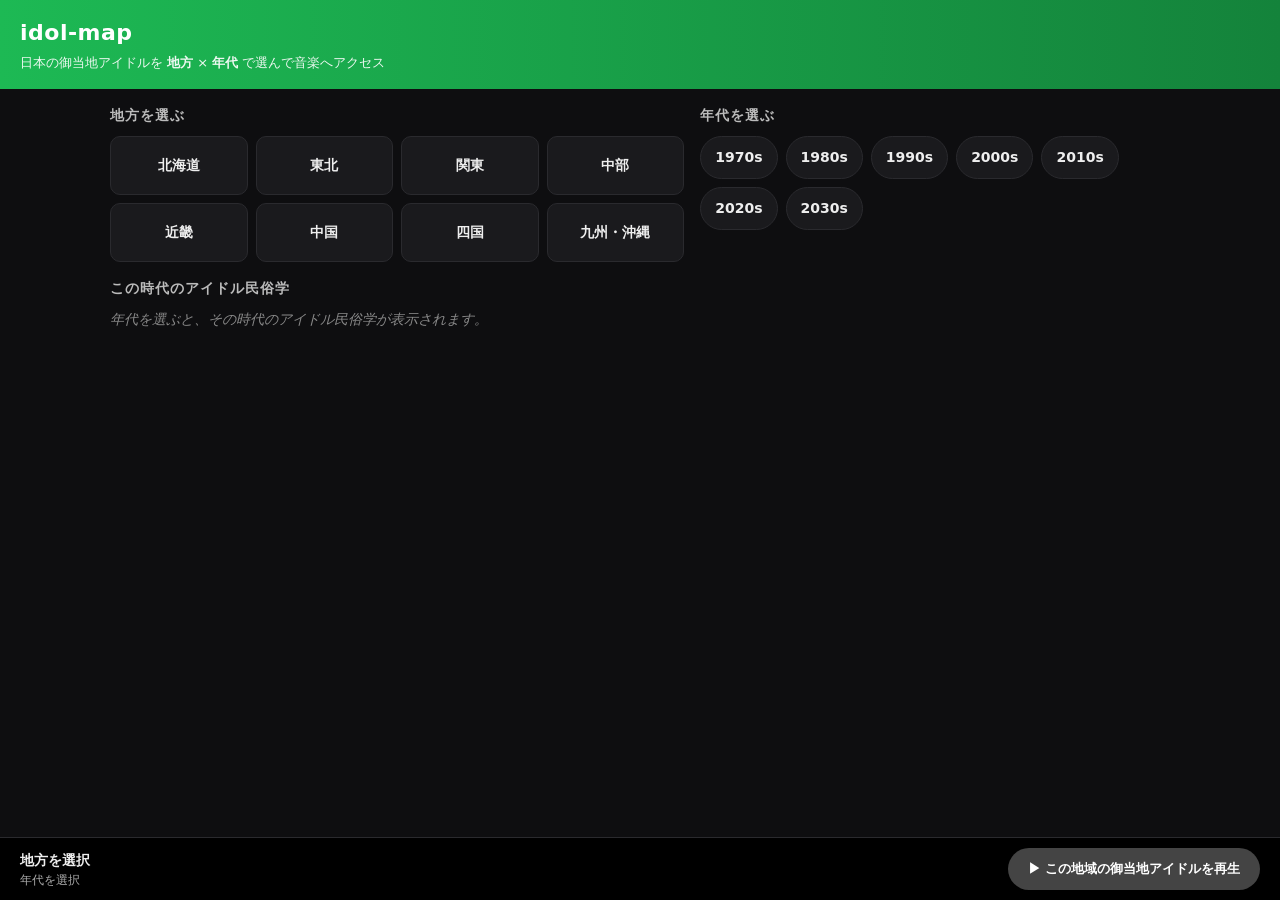
<file: index.html>
<!DOCTYPE html>
<html lang="ja">
  <head>
    <meta charset="utf-8" />
    <meta name="viewport" content="width=device-width, initial-scale=1" />
    <title>idol-map — 御当地アイドルを地方×年代で</title>
    <link rel="stylesheet" href="styles.css" />
  </head>
  <body>
    <header class="topbar">
      <h1>idol-map</h1>
      <p>日本の御当地アイドルを <b>地方</b> × <b>年代</b> で選んで音楽へアクセス</p>
    </header>

    <main class="layout">
      <section class="map-panel">
        <h2>地方を選ぶ</h2>
        <div class="map" id="map"></div>
      </section>

      <section class="time-panel">
        <h2>年代を選ぶ</h2>
        <div class="timeline" id="timeline"></div>
      </section>

      <section class="exhibit-panel">
        <h2>この時代のアイドル民俗学 <span class="hint" id="exhibitHint"></span></h2>
        <div class="exhibit" id="exhibit"></div>
      </section>
    </main>

    <footer class="nowbar" id="nowbar">
      <div class="now-meta">
        <span class="now-region" id="nowRegion">地方を選択</span>
        <span class="now-decade" id="nowDecade">年代を選択</span>
      </div>
      <button class="play" id="playBtn" disabled>▶ この地域の御当地アイドルを再生</button>
    </footer>

    <script src="data.js"></script>
    <script src="app.js"></script>
  </body>
</html>
</file>
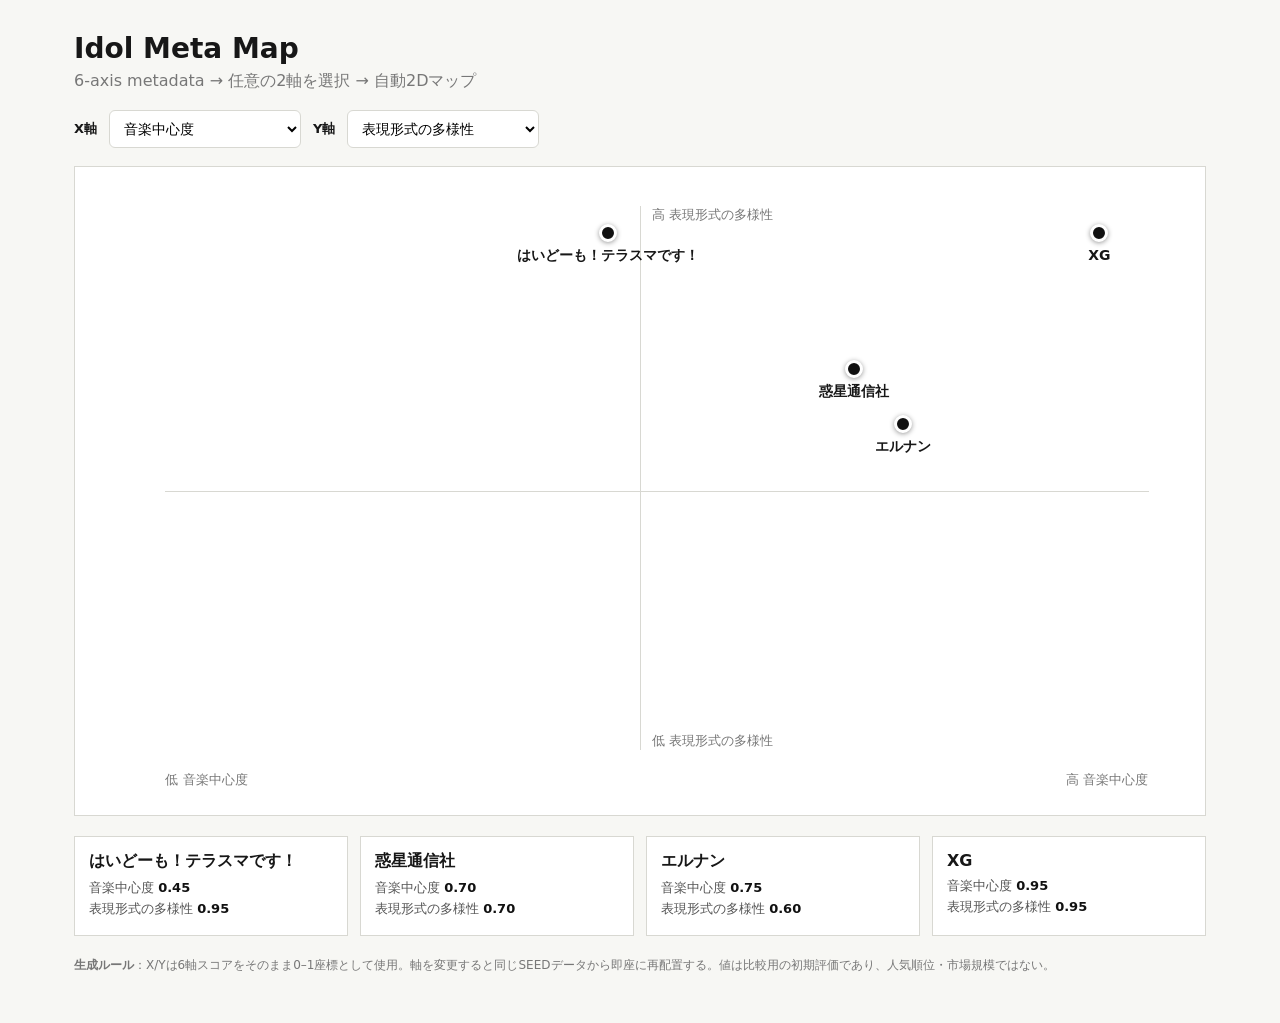
<file: meta-map.html>
<!doctype html>
<html lang="ja">
<head>
<meta charset="utf-8"><meta name="viewport" content="width=device-width,initial-scale=1">
<title>Idol Meta Map — 6 Axis</title>
<style>
:root{--bg:#f7f7f4;--fg:#171717;--muted:#777;--line:#d8d8d2;--card:#fff}
*{box-sizing:border-box}body{margin:0;background:var(--bg);color:var(--fg);font-family:system-ui,-apple-system,"Noto Sans JP",sans-serif}main{max-width:1180px;margin:auto;padding:32px 24px 48px}h1{margin:0 0 6px;font-size:28px}.sub{color:var(--muted);margin-bottom:18px}.controls{display:flex;gap:12px;align-items:center;flex-wrap:wrap;margin-bottom:18px}.controls label{font-size:13px;font-weight:700}.controls select{padding:9px 34px 9px 10px;border:1px solid var(--line);background:#fff;border-radius:6px;font-size:14px}.map{position:relative;height:650px;background:var(--card);border:1px solid var(--line);overflow:hidden}.axis-x,.axis-y{position:absolute;background:var(--line)}.axis-x{left:8%;right:5%;top:50%;height:1px}.axis-y{top:6%;bottom:10%;left:50%;width:1px}.xl,.xr,.yt,.yb{position:absolute;color:var(--muted);font-size:13px}.xl{left:8%;bottom:4%}.xr{right:5%;bottom:4%}.yt{left:calc(50% + 12px);top:6%}.yb{left:calc(50% + 12px);bottom:10%}.points{position:absolute;inset:6% 5% 10% 8%}.point{position:absolute;transform:translate(-50%,-50%);cursor:pointer}.dot{width:18px;height:18px;border-radius:50%;background:#111;border:3px solid white;box-shadow:0 1px 5px #999}.label{position:absolute;top:23px;left:50%;transform:translateX(-50%);white-space:nowrap;font-weight:700;font-size:14px}.tip{position:absolute;display:none;z-index:5;left:50%;bottom:32px;transform:translateX(-50%);width:255px;padding:12px;background:#111;color:#fff;border-radius:8px;font-size:12px;line-height:1.55}.point:hover .tip{display:block}.legend{margin-top:20px;display:grid;grid-template-columns:repeat(4,1fr);gap:12px}.card{background:var(--card);border:1px solid var(--line);padding:14px}.card h2{font-size:16px;margin:0 0 7px}.card p{margin:3px 0;color:#555;font-size:13px}.score{font-variant-numeric:tabular-nums;color:#111;font-weight:700}.method{margin-top:20px;color:var(--muted);font-size:12px;line-height:1.6}@media(max-width:800px){.map{height:560px}.legend{grid-template-columns:1fr 1fr}}@media(max-width:520px){main{padding:20px 12px}.map{height:500px}.legend{grid-template-columns:1fr}}
</style></head>
<body><main>
<h1>Idol Meta Map</h1>
<div class="sub">6-axis metadata → 任意の2軸を選択 → 自動2Dマップ</div>
<div class="controls"><label for="xAxis">X軸</label><select id="xAxis"></select><label for="yAxis">Y軸</label><select id="yAxis"></select></div>
<div class="map"><div class="axis-x"></div><div class="axis-y"></div><span class="xl" id="xl"></span><span class="xr" id="xr"></span><span class="yt" id="yt"></span><span class="yb" id="yb"></span><div class="points" id="points"></div></div>
<div class="legend" id="legend"></div>
<div class="method"><b>生成ルール</b>：X/Yは6軸スコアをそのまま0–1座標として使用。軸を変更すると同じSEEDデータから即座に再配置する。値は比較用の初期評価であり、人気順位・市場規模ではない。</div>
</main><script>
const axes={music:'音楽中心度',live:'ライブ／現場活動度',media:'メディア展開度',concept:'コンセプト／物語性',network:'他主体との接続性',expression:'表現形式の多様性'};
const groups=[
{name:'はいどーも！テラスマです！',scores:{music:.45,live:.90,media:.65,concept:.80,network:.75,expression:.95}},
{name:'惑星通信社',scores:{music:.70,live:.90,media:.40,concept:.90,network:.95,expression:.70}},
{name:'エルナン',scores:{music:.75,live:.80,media:.45,concept:.65,network:.55,expression:.60}},
{name:'XG',scores:{music:.95,live:.80,media:.95,concept:.90,network:.90,expression:.95}}
];
const xSelect=document.getElementById('xAxis'),ySelect=document.getElementById('yAxis');
Object.entries(axes).forEach(([k,v])=>{xSelect.add(new Option(v,k));ySelect.add(new Option(v,k))});xSelect.value='music';ySelect.value='expression';
function render(){let x=xSelect.value,y=ySelect.value;if(x===y){y=[...Object.keys(axes)].find(k=>k!==x);ySelect.value=y}document.getElementById('xl').textContent='低 '+axes[x];document.getElementById('xr').textContent='高 '+axes[x];document.getElementById('yt').textContent='高 '+axes[y];document.getElementById('yb').textContent='低 '+axes[y];const points=document.getElementById('points'),legend=document.getElementById('legend');points.innerHTML='';legend.innerHTML='';groups.forEach(g=>{const xv=g.scores[x],yv=g.scores[y];const p=document.createElement('div');p.className='point';p.style.left=xv*100+'%';p.style.top=(1-yv)*100+'%';p.innerHTML=`<div class="dot"></div><div class="label">${g.name}</div><div class="tip"><b>${g.name}</b><br>${axes[x]}：${xv.toFixed(2)}<br>${axes[y]}：${yv.toFixed(2)}</div>`;points.appendChild(p);const c=document.createElement('div');c.className='card';c.innerHTML=`<h2>${g.name}</h2><p>${axes[x]} <span class="score">${xv.toFixed(2)}</span></p><p>${axes[y]} <span class="score">${yv.toFixed(2)}</span></p>`;legend.appendChild(c)})}
xSelect.onchange=render;ySelect.onchange=render;render();
</script></body></html>
</file>
<file: styles.css>
/* styles for idol-map */
:root {
  --green: #1db954;
  --ink: #191414;
  --bg: #0e0e10;
  --panel: #1a1a1d;
  --line: #2a2a2e;
}
* { box-sizing: border-box; }
body {
  margin: 0;
  font: 14px/1.5 system-ui, "Segoe UI", sans-serif;
  color: #eee;
  background: var(--bg);
}
.topbar { padding: 16px 20px; background: linear-gradient(90deg, #1db954, #14833b); color: #fff; }
.topbar h1 { margin: 0; font-size: 22px; letter-spacing: 0.5px; }
.topbar p { margin: 4px 0 0; font-size: 13px; opacity: 0.92; }
.layout {
  display: grid;
  grid-template-columns: 1.1fr 0.9fr;
  grid-template-areas: "map time" "exhibit exhibit";
  gap: 16px;
  padding: 16px 20px 90px;
  max-width: 1100px;
  margin: 0 auto;
}
.map-panel { grid-area: map; }
.time-panel { grid-area: time; }
.exhibit-panel { grid-area: exhibit; }
h2 { font-size: 14px; margin: 0 0 10px; color: #bbb; text-transform: uppercase; letter-spacing: 1px; }
.hint { color: var(--green); font-weight: 400; text-transform: none; letter-spacing: 0; }
.map { display: grid; grid-template-columns: repeat(4, 1fr); gap: 8px; }
.region {
  background: var(--panel); border: 1px solid var(--line); border-radius: 10px;
  padding: 18px 8px; text-align: center; cursor: pointer; font-weight: 600; transition: 0.15s; user-select: none;
}
.region:hover { border-color: var(--green); }
.region.active { background: var(--green); color: #fff; border-color: var(--green); }
.timeline { display: flex; flex-wrap: wrap; gap: 8px; }
.decade {
  background: var(--panel); border: 1px solid var(--line); border-radius: 999px;
  padding: 10px 14px; cursor: pointer; font-weight: 600; transition: 0.15s; user-select: none;
}
.decade:hover { border-color: var(--green); }
.decade.active { background: var(--green); color: #fff; border-color: var(--green); }
.exhibit { display: grid; gap: 10px; }
.card { background: var(--panel); border: 1px solid var(--line); border-radius: 10px; padding: 12px 14px; }
.card .q { font-weight: 600; margin-bottom: 6px; }
.card .a { font-size: 13px; color: #cfcfcf; border-left: 3px solid var(--green); padding-left: 10px; }
.empty { color: #888; font-style: italic; }
.region-pins { display: flex; flex-wrap: wrap; gap: 8px; margin-top: 4px; }
.pin {
  display: inline-flex; align-items: center; gap: 6px; background: #10331f; border: 1px solid var(--green);
  color: #d6ffe6; border-radius: 999px; padding: 6px 10px; text-decoration: none; font-size: 13px;
}
.pin:hover { background: #16482c; }
.nowbar {
  position: fixed; left: 0; right: 0; bottom: 0; background: #000; border-top: 1px solid var(--line);
  display: flex; align-items: center; justify-content: space-between; gap: 12px; padding: 10px 20px;
}
.now-meta { display: flex; flex-direction: column; }
.now-region { font-weight: 700; }
.now-decade { font-size: 12px; color: #aaa; }
.play { background: var(--green); color: #fff; border: 0; border-radius: 999px; padding: 12px 20px; font-weight: 700; cursor: pointer; }
.play:disabled { background: #444; cursor: not-allowed; }
</file>
